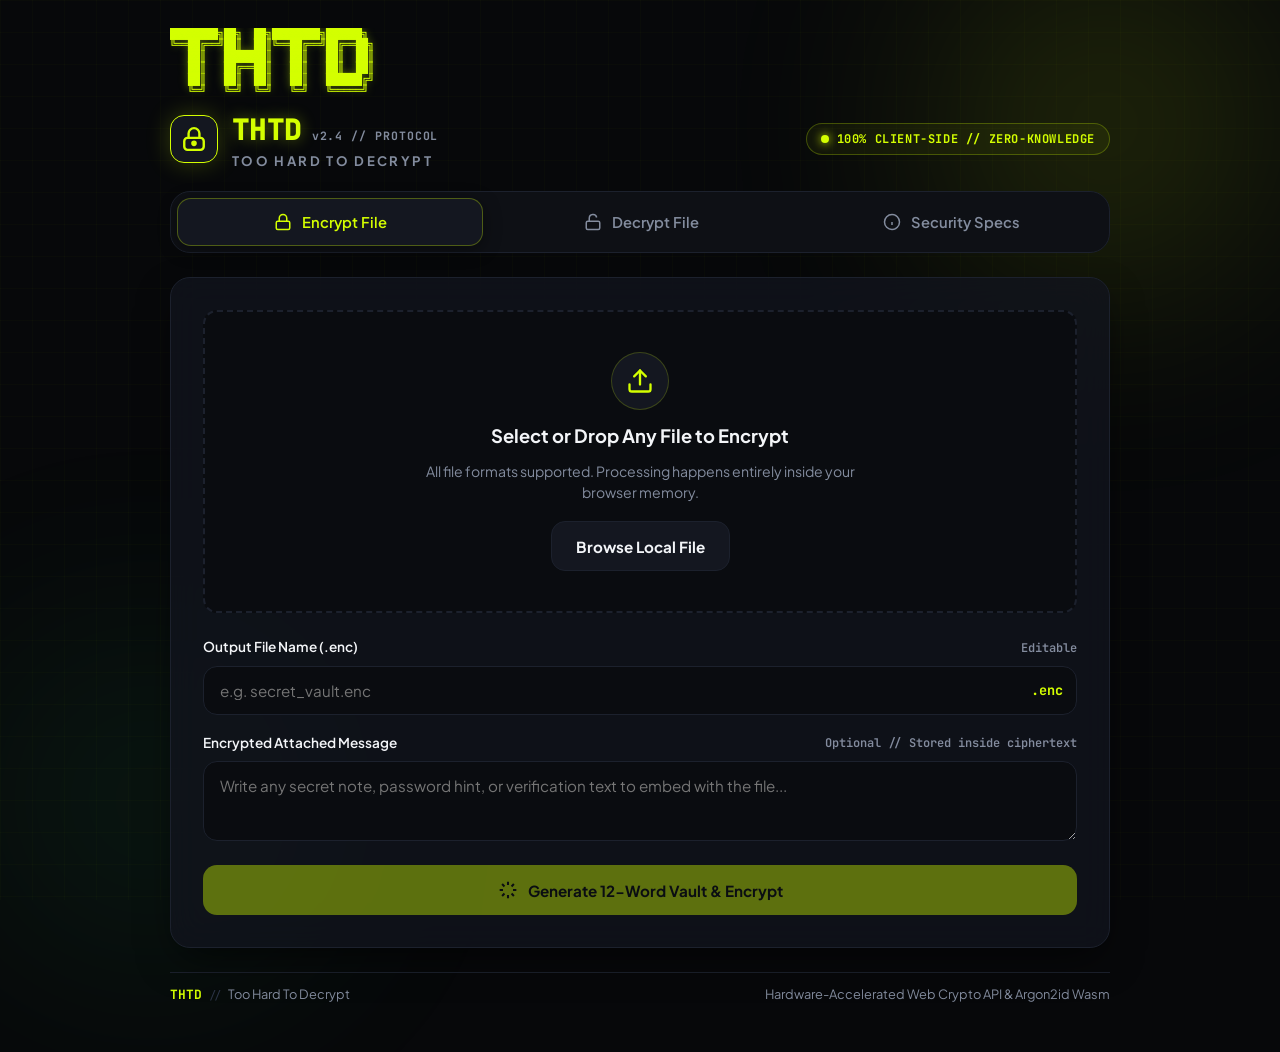
<file: index.html>
<!DOCTYPE html>
<html lang="en">
<head>
  <meta charset="UTF-8">
  <meta name="viewport" content="width=device-width, initial-scale=1.0, maximum-scale=1.0, user-scalable=no">
  <title>THTD // Too Hard To Decrypt — Zero-Knowledge Cryptographic Vault</title>
  <meta name="description" content="Military-grade client-side file encryption powered by BIP-39 mnemonic phrases, memory-hard Argon2id key derivation, and AES-256-GCM authenticated encryption.">
  <link rel="preconnect" href="https://fonts.googleapis.com">
  <link rel="preconnect" href="https://fonts.gstatic.com" crossorigin>
  <link href="https://fonts.googleapis.com/css2?family=JetBrains+Mono:wght@400;500;700;800&family=Plus+Jakarta+Sans:wght@400;500;600;700;800&display=swap" rel="stylesheet">
  <link rel="stylesheet" href="style.css">
</head>
<body>
  <div class="matrix-bg" aria-hidden="true"></div>
  <div class="glow-orb glow-1" aria-hidden="true"></div>
  <div class="glow-orb glow-2" aria-hidden="true"></div>

  <div class="app-container">
    <!-- Header / Brand -->
    <header class="app-header">
      <div class="ascii-banner" aria-hidden="true">
        <pre class="ascii-art">
████████╗██╗  ██╗████████╗██████╗ 
╚══██╔══╝██║  ██║╚══██╔══╝██╔══██╗
   ██║   ███████║   ██║   ██║  ██║
   ██║   ██╔══██║   ██║   ██║  ██║
   ██║   ██║  ██║   ██║   ██████╔╝
   ╚═╝   ╚═╝  ╚═╝   ╚═╝   ╚═════╝ </pre>
      </div>
      <div class="brand-row">
        <div class="brand-logo">
          <div class="logo-icon">
            <svg viewBox="0 0 24 24" fill="none" stroke="currentColor" stroke-width="2.2" stroke-linecap="round" stroke-linejoin="round">
              <rect x="3" y="11" width="18" height="11" rx="3" ry="3"></rect>
              <path d="M7 11V7a5 5 0 0 1 10 0v4"></path>
              <circle cx="12" cy="16" r="1.5" fill="currentColor"></circle>
            </svg>
          </div>
          <div class="brand-text">
            <div class="brand-title">
              <span class="neon-text">THTD</span>
              <span class="version-tag">v2.4 // PROTOCOL</span>
            </div>
            <div class="brand-subtitle">TOO HARD TO DECRYPT</div>
          </div>
        </div>

        <div class="header-badges">
          <div class="security-pill">
            <span class="pulse-dot"></span>
            <span>100% CLIENT-SIDE // ZERO-KNOWLEDGE</span>
          </div>
        </div>
      </div>

      <!-- Navigation Tabs -->
      <nav class="nav-tabs" role="tablist">
        <button class="tab-btn active" id="tab-encrypt" role="tab" aria-selected="true" data-tab="encrypt">
          <svg class="tab-icon" viewBox="0 0 24 24" fill="none" stroke="currentColor" stroke-width="2">
            <rect x="3" y="11" width="18" height="11" rx="2" ry="2"></rect>
            <path d="M7 11V7a5 5 0 0 1 10 0v4"></path>
          </svg>
          <span>Encrypt File</span>
        </button>
        <button class="tab-btn" id="tab-decrypt" role="tab" aria-selected="false" data-tab="decrypt">
          <svg class="tab-icon" viewBox="0 0 24 24" fill="none" stroke="currentColor" stroke-width="2">
            <rect x="3" y="11" width="18" height="11" rx="2" ry="2"></rect>
            <path d="M7 11V7a5 5 0 0 1 9.9-1"></path>
          </svg>
          <span>Decrypt File</span>
        </button>
        <button class="tab-btn" id="tab-about" role="tab" aria-selected="false" data-tab="about">
          <svg class="tab-icon" viewBox="0 0 24 24" fill="none" stroke="currentColor" stroke-width="2">
            <circle cx="12" cy="12" r="10"></circle>
            <line x1="12" y1="16" x2="12" y2="12"></line>
            <line x1="12" y1="8" x2="12.01" y2="8"></line>
          </svg>
          <span>Security Specs</span>
        </button>
      </nav>
    </header>

    <!-- Main Content Area -->
    <main class="main-card">
      
      <!-- ================= ENCRYPT VIEW ================= -->
      <section id="view-encrypt" class="tab-view active">
        <!-- Step 1: Upload & Config -->
        <div id="encrypt-form" class="flow-panel">
          <div class="drop-zone" id="enc-drop-zone">
            <input type="file" id="enc-file-input" class="file-hidden-input">
            <div class="drop-content">
              <div class="drop-icon">
                <svg viewBox="0 0 24 24" fill="none" stroke="currentColor" stroke-width="2" stroke-linecap="round" stroke-linejoin="round">
                  <path d="M21 15v4a2 2 0 0 1-2 2H5a2 2 0 0 1-2-2v-4"></path>
                  <polyline points="17 8 12 3 7 8"></polyline>
                  <line x1="12" y1="3" x2="12" y2="15"></line>
                </svg>
              </div>
              <h3 class="drop-title">Select or Drop Any File to Encrypt</h3>
              <p class="drop-desc">All file formats supported. Processing happens entirely inside your browser memory.</p>
              <button type="button" class="btn btn-secondary btn-browse" onclick="document.getElementById('enc-file-input').click()">
                Browse Local File
              </button>
            </div>

            <!-- Selected File Chip -->
            <div id="enc-file-meta" class="file-card hidden">
              <div class="file-info-col">
                <div class="file-title-row">
                  <span class="file-name" id="enc-selected-name">document.pdf</span>
                  <span class="file-badge" id="enc-selected-size">0 KB</span>
                </div>
                <span class="file-type" id="enc-selected-type">application/pdf</span>
              </div>
              <button type="button" class="btn-icon" id="enc-clear-file" title="Remove file">
                <svg viewBox="0 0 24 24" fill="none" stroke="currentColor" stroke-width="2"><line x1="18" y1="6" x2="6" y2="18"></line><line x1="6" y1="6" x2="18" y2="18"></line></svg>
              </button>
            </div>
          </div>

          <!-- Configuration Fields -->
          <div class="input-grid">
            <div class="input-group">
              <label for="enc-custom-filename">
                <span>Output File Name (.enc)</span>
                <span class="hint">Editable</span>
              </label>
              <div class="input-wrapper">
                <input type="text" id="enc-custom-filename" placeholder="e.g. secret_vault.enc" autocomplete="off" spellcheck="false">
                <span class="input-suffix">.enc</span>
              </div>
            </div>

            <div class="input-group">
              <label for="enc-secret-message">
                <span>Encrypted Attached Message</span>
                <span class="hint">Optional // Stored inside ciphertext</span>
              </label>
              <textarea id="enc-secret-message" rows="2" placeholder="Write any secret note, password hint, or verification text to embed with the file..."></textarea>
            </div>
          </div>

          <!-- Action Button -->
          <div class="action-footer">
            <button type="button" class="btn btn-primary" id="btn-start-encrypt" disabled>
              <svg viewBox="0 0 24 24" fill="none" stroke="currentColor" stroke-width="2.5"><path d="M12 2v4M12 18v4M4.93 4.93l2.83 2.83M16.24 16.24l2.83 2.83M2 12h4M18 12h4M4.93 19.07l2.83-2.83M16.24 7.76l2.83-2.83"></path></svg>
              <span>Generate 12-Word Vault & Encrypt</span>
            </button>
          </div>
        </div>

        <!-- Processing State -->
        <div id="enc-processing" class="processing-card hidden">
          <div class="spinner-neon"></div>
          <h3 id="enc-status-title">Deriving Argon2id Cryptographic Key...</h3>
          <p id="enc-status-desc">Executing memory-hard KDF (64MB RAM, 3 iterations) inside WebAssembly.</p>
          <div class="progress-bar-container">
            <div class="progress-fill" id="enc-progress-bar"></div>
          </div>
        </div>

        <!-- Step 2: Encrypted Result & Keycard -->
        <div id="enc-result" class="result-panel hidden">
          <div class="result-banner">
            <div class="success-icon">
              <svg viewBox="0 0 24 24" fill="none" stroke="currentColor" stroke-width="3"><polyline points="20 6 9 17 4 12"></polyline></svg>
            </div>
            <div>
              <h3>Vault Encrypted Successfully</h3>
              <p>Your file has been sealed with AES-256-GCM. Save your 12-word seed phrase and keycard below.</p>
            </div>
          </div>

          <!-- 12 Word Phrase Showcase -->
          <div class="phrase-section">
            <div class="phrase-header">
              <div class="phrase-title">
                <svg viewBox="0 0 24 24" fill="none" stroke="currentColor" stroke-width="2"><path d="M21 2l-2 2m-7.61 7.61a5.5 5.5 0 1 1-7.778 7.778 5.5 5.5 0 0 1 7.777-7.777zm0 0L15.5 7.5m0 0l3 3L22 7l-3-3m-3.5 3.5L19 4"></path></svg>
                <span>12-Word Master Recovery Phrase (BIP-39)</span>
              </div>
              <div class="phrase-actions">
                <button type="button" class="btn-chip" id="btn-toggle-mask">
                  <span id="mask-icon">👁️</span> <span id="mask-text">Hide Words</span>
                </button>
                <button type="button" class="btn-chip" id="btn-copy-phrase">
                  <span>📋</span> <span>Copy All Words</span>
                </button>
              </div>
            </div>

            <div class="words-grid" id="enc-words-grid">
              <!-- Rendered via JS: 12 numbered word chips -->
            </div>

            <div class="phrase-warning">
              <svg viewBox="0 0 24 24" fill="none" stroke="currentColor" stroke-width="2"><path d="M10.29 3.86L1.82 18a2 2 0 0 0 1.71 3h16.94a2 2 0 0 0 1.71-3L13.71 3.86a2 2 0 0 0-3.42 0z"></path><line x1="12" y1="9" x2="12" y2="13"></line><line x1="12" y1="17" x2="12.01" y2="17"></line></svg>
              <span><strong>CRITICAL DIRECTIVE:</strong> Without these 12 words, decrypting this file is mathematically impossible. No admin or backend can reset your key.</span>
            </div>
          </div>

          <!-- Hacker Brute-Force Estimate Stats -->
          <div class="stats-row">
            <div class="stat-card">
              <span class="stat-label">BRUTE-FORCE RESISTANCE</span>
              <span class="stat-val highlight">&gt; 10¹⁹ Years</span>
              <span class="stat-detail">~700,000,000× the age of the Universe</span>
            </div>
            <div class="stat-card">
              <span class="stat-label">TOTAL KEYSPACE</span>
              <span class="stat-val">3.4 × 10³⁸</span>
              <span class="stat-detail">2¹²⁸ entropy combinations (BIP-39 standard)</span>
            </div>
            <div class="stat-card">
              <span class="stat-label">CIPHER & KDF</span>
              <span class="stat-val">AES-256 + Argon2id</span>
              <span class="stat-detail">Memory-hard GPU ASIC defense</span>
            </div>
          </div>

          <!-- Keycard Canvas Preview & Download -->
          <div class="keycard-section">
            <div class="keycard-header">
              <h4>
                <span>🔐</span>
                <span>THTD Recovery Keycard Preview</span>
              </h4>
              <span class="keycard-badge">AUTO-GENERATED .PNG</span>
            </div>
            <div class="canvas-wrapper">
              <canvas id="keycard-canvas" width="1200" height="700"></canvas>
            </div>
          </div>

          <!-- Download Action Bar -->
          <div class="downloads-bar">
            <button type="button" class="btn btn-primary" id="btn-download-enc">
              <svg viewBox="0 0 24 24" fill="none" stroke="currentColor" stroke-width="2.5"><path d="M21 15v4a2 2 0 0 1-2 2H5a2 2 0 0 1-2-2v-4"></path><polyline points="7 10 12 15 17 10"></polyline><line x1="12" y1="15" x2="12" y2="3"></line></svg>
              <span id="lbl-download-enc">Download file.enc</span>
            </button>
            <button type="button" class="btn btn-lime-outline" id="btn-download-png">
              <svg viewBox="0 0 24 24" fill="none" stroke="currentColor" stroke-width="2.5"><rect x="3" y="3" width="18" height="18" rx="2" ry="2"></rect><circle cx="8.5" cy="8.5" r="1.5"></circle><polyline points="21 15 16 10 5 21"></polyline></svg>
              <span>Download Keycard (.png)</span>
            </button>
            <button type="button" class="btn btn-secondary" id="btn-encrypt-another">
              <span>Encrypt Another File</span>
            </button>
          </div>
        </div>
      </section>

      <!-- ================= DECRYPT VIEW ================= -->
      <section id="view-decrypt" class="tab-view">
        <div id="decrypt-form" class="flow-panel">
          <!-- Drop Zone for .enc File -->
          <div class="drop-zone" id="dec-drop-zone">
            <input type="file" id="dec-file-input" class="file-hidden-input" accept=".enc">
            <div class="drop-content">
              <div class="drop-icon">
                <svg viewBox="0 0 24 24" fill="none" stroke="currentColor" stroke-width="2" stroke-linecap="round" stroke-linejoin="round">
                  <rect x="3" y="11" width="18" height="11" rx="2" ry="2"></rect>
                  <path d="M7 11V7a5 5 0 0 1 9.9-1"></path>
                </svg>
              </div>
              <h3 class="drop-title">Select or Drop Your .enc Vault File</h3>
              <p class="drop-desc">Upload the file you previously encrypted using THTD.</p>
              <button type="button" class="btn btn-secondary btn-browse" onclick="document.getElementById('dec-file-input').click()">
                Browse Encrypted File
              </button>
            </div>

            <!-- Selected Encrypted File Chip -->
            <div id="dec-file-meta" class="file-card hidden">
              <div class="file-info-col">
                <div class="file-title-row">
                  <span class="file-name" id="dec-selected-name">vault.enc</span>
                  <span class="file-badge" id="dec-selected-size">0 KB</span>
                </div>
                <span class="file-type" id="dec-selected-type">THTD Encrypted Container</span>
              </div>
              <button type="button" class="btn-icon" id="dec-clear-file" title="Remove file">
                <svg viewBox="0 0 24 24" fill="none" stroke="currentColor" stroke-width="2"><line x1="18" y1="6" x2="6" y2="18"></line><line x1="6" y1="6" x2="18" y2="18"></line></svg>
              </button>
            </div>
          </div>

          <!-- Mnemonic Words Input Section -->
          <div class="mnemonic-input-section">
            <div class="mnemonic-header">
              <label>Enter Your 12-Word Recovery Key</label>
              <span id="mnemonic-status-badge" class="badge-neutral">Awaiting 12 words</span>
            </div>

            <!-- Quick Paste Box -->
            <div class="quick-paste-box">
              <input type="text" id="mnemonic-quick-paste" placeholder="Paste full 12-word phrase here to auto-fill..." autocomplete="off" spellcheck="false">
              <button type="button" class="btn-chip" id="btn-paste-clipboard">
                <span>📋 Paste</span>
              </button>
            </div>

            <!-- 12 Individual Word Slots -->
            <div class="words-input-grid" id="dec-words-grid">
              <!-- Rendered via JS: 12 numbered input slots -->
            </div>
          </div>

          <!-- Decrypt Trigger Button -->
          <div class="action-footer">
            <button type="button" class="btn btn-primary" id="btn-start-decrypt" disabled>
              <svg viewBox="0 0 24 24" fill="none" stroke="currentColor" stroke-width="2.5"><rect x="3" y="11" width="18" height="11" rx="2" ry="2"></rect><path d="M7 11V7a5 5 0 0 1 9.9-1"></path></svg>
              <span>Decrypt & Restore File</span>
            </button>
          </div>
        </div>

        <!-- Decrypt Processing State -->
        <div id="dec-processing" class="processing-card hidden">
          <div class="spinner-neon"></div>
          <h3 id="dec-status-title">Authenticating & Decrypting...</h3>
          <p id="dec-status-desc">Computing Argon2id key and verifying AES-256-GCM integrity tag.</p>
        </div>

        <!-- Decrypted Result -->
        <div id="dec-result" class="result-panel hidden">
          <div class="result-banner">
            <div class="success-icon">
              <svg viewBox="0 0 24 24" fill="none" stroke="currentColor" stroke-width="3"><polyline points="20 6 9 17 4 12"></polyline></svg>
            </div>
            <div>
              <h3>File Decrypted & Verified Successfully</h3>
              <p>Cryptographic integrity check passed. Authenticated by AES-256-GCM tag.</p>
            </div>
          </div>

          <!-- Decrypted Metadata Details Card -->
          <div class="meta-details-card">
            <div class="meta-grid">
              <div class="meta-item">
                <span class="meta-label">ORIGINAL FILENAME</span>
                <span class="meta-value" id="res-filename">document.pdf</span>
              </div>
              <div class="meta-item">
                <span class="meta-label">ORIGINAL SIZE</span>
                <span class="meta-value" id="res-filesize">2.4 MB</span>
              </div>
              <div class="meta-item">
                <span class="meta-label">FILE MIME TYPE</span>
                <span class="meta-value" id="res-filetype">application/pdf</span>
              </div>
              <div class="meta-item">
                <span class="meta-label">ENCRYPTION TIMESTAMP</span>
                <span class="meta-value" id="res-timestamp">Oct 30, 2026, 12:45 PM</span>
              </div>
            </div>

            <!-- Attached Secret Note (if any) -->
            <div id="res-note-container" class="secret-note-box hidden">
              <div class="note-label">
                <span>💬</span>
                <span>ATTACHED SECRET MESSAGE:</span>
              </div>
              <p class="note-text" id="res-note-text"></p>
            </div>
          </div>

          <!-- Decrypted Download Action -->
          <div class="downloads-bar">
            <button type="button" class="btn btn-primary" id="btn-download-decrypted">
              <svg viewBox="0 0 24 24" fill="none" stroke="currentColor" stroke-width="2.5"><path d="M21 15v4a2 2 0 0 1-2 2H5a2 2 0 0 1-2-2v-4"></path><polyline points="7 10 12 15 17 10"></polyline><line x1="12" y1="15" x2="12" y2="3"></line></svg>
              <span id="lbl-download-decrypted">Download Restored File</span>
            </button>
            <button type="button" class="btn btn-secondary" id="btn-decrypt-another">
              <span>Decrypt Another File</span>
            </button>
          </div>
        </div>
      </section>

      <!-- ================= ABOUT / SECURITY SPECS VIEW ================= -->
      <section id="view-about" class="tab-view">
        <div class="specs-container">
          <div class="spec-hero">
            <h2>The Mathematics of Uncrackability</h2>
            <p>THTD is built upon modern zero-knowledge cryptographic primitives engineered to resist classical, GPU farm, and state-level supercomputer attacks.</p>
          </div>

          <div class="spec-grid">
            <div class="spec-card">
              <div class="spec-badge">STAGE 1 // ENTROPY</div>
              <h3>BIP-39 Mnemonic Seed</h3>
              <p>Cryptographically secure pseudorandom numbers generate 128 bits of true entropy, paired with a 4-bit SHA-256 checksum to produce 12 standardized words from the 2,048-word BIP-39 dictionary.</p>
              <div class="spec-stat">2¹²⁸ Possibilities (~3.402 × 10³⁸)</div>
            </div>

            <div class="spec-card">
              <div class="spec-badge">STAGE 2 // KDF</div>
              <h3>Argon2id Memory-Hardness</h3>
              <p>Argon2id (winner of the Password Hashing Competition) runs inside WebAssembly with 64 MB of RAM allocation per derivation and a unique 16-byte random salt. This neutralizes GPU & ASIC parallel attacks.</p>
              <div class="spec-stat">64 MB RAM + 3 Iterations</div>
            </div>

            <div class="spec-card">
              <div class="spec-badge">STAGE 3 // CIPHER</div>
              <h3>AES-256-GCM Authenticated Encryption</h3>
              <p>Galois/Counter Mode (GCM) provides simultaneous confidentiality and tamper resistance. Any modification to even 1 bit of the encrypted vault or an incorrect word will trigger immediate authentication rejection.</p>
              <div class="spec-stat">256-bit Key + 128-bit Tag</div>
            </div>

            <div class="spec-card">
              <div class="spec-badge">STAGE 4 // ZERO-KNOWLEDGE</div>
              <h3>100% In-Browser Execution</h3>
              <p>Your unencrypted files, secret notes, and 12-word seed phrases never leave your device. No analytics, no logging, no external server calls. The site functions completely offline once loaded.</p>
              <div class="spec-stat">0 Bytes Transmitted</div>
            </div>
          </div>

          <div class="math-deep-dive">
            <h4>Brute-Force Calculation Breakdown</h4>
            <div class="math-box">
              <code>
                Keyspace: 2¹²⁸ = 340,282,366,920,938,463,463,374,607,431,768,211,456 combinations<br>
                Argon2id Attack Rate (Global Supercomputers combined): 1,000,000,000,000 guesses/sec<br>
                Seconds per year: 31,536,000<br>
                Time to crack = 3.4 × 10³⁸ / (10¹² × 3.15 × 10⁷) ≈ 1.07 × 10¹⁹ Years<br>
                Age of Observable Universe: 1.38 × 10¹⁰ Years (13.8 Billion Years)<br>
                Verdict: ~770,000,000× the age of the Universe.
              </code>
            </div>
          </div>
        </div>
      </section>

    </main>

    <!-- Footer -->
    <footer class="app-footer">
      <div class="footer-left">
        <span class="footer-brand">THTD</span>
        <span class="footer-sep">//</span>
        <span>Too Hard To Decrypt</span>
      </div>
      <div class="footer-right">
        <span>Hardware-Accelerated Web Crypto API & Argon2id Wasm</span>
      </div>
    </footer>
  </div>

  <!-- Notification Toast Container -->
  <div id="toast-container" class="toast-container" aria-live="polite"></div>

  <!-- Load dependencies: Argon2id (WASM) & BIP-39 Dictionary & Application Core -->
  <script src="lib/argon2.umd.min.js"></script>
  <script src="bip39-words.js"></script>
  <script src="app.js"></script>
</body>
</html>
</file>
<file: style.css>
/* ==========================================================================
   THTD // TOO HARD TO DECRYPT
   Theme: Obsidian × Acid Lime
   Typography: JetBrains Mono + Plus Jakarta Sans
   ========================================================================== */

:root {
  /* Obsidian Palette */
  --bg-deep: #07080a;
  --bg-surface: #0e1015;
  --bg-surface-elevated: #141720;
  --bg-card: rgba(18, 21, 30, 0.75);
  --bg-input: #0a0c10;
  --border-subtle: #1c212d;
  --border-focus: #2d3548;

  /* Acid Lime Palette */
  --lime-primary: #d4ff00;
  --lime-hover: #b8e000;
  --lime-muted: rgba(212, 255, 0, 0.15);
  --lime-glow: rgba(212, 255, 0, 0.35);
  --lime-subtle: rgba(212, 255, 0, 0.05);

  /* Functional Status */
  --danger: #ff4757;
  --danger-muted: rgba(255, 71, 87, 0.15);
  --success: #2ed573;
  --success-muted: rgba(46, 213, 115, 0.15);

  /* Typography Colors */
  --text-main: #f3f5f8;
  --text-muted: #838c9e;
  --text-dark: #07080a;

  /* Fonts */
  --font-sans: 'Plus Jakarta Sans', -apple-system, BlinkMacSystemFont, 'Segoe UI', Roboto, sans-serif;
  --font-mono: 'JetBrains Mono', SFMono-Regular, Menlo, Monaco, Consolas, monospace;

  /* Radii & Shadows */
  --radius-sm: 8px;
  --radius-md: 14px;
  --radius-lg: 20px;
  --radius-full: 9999px;
  --shadow-lime: 0 0 25px rgba(212, 255, 0, 0.22);
  --shadow-card: 0 16px 40px -10px rgba(0, 0, 0, 0.65);
}

*, *::before, *::after {
  box-sizing: border-box;
  margin: 0;
  padding: 0;
}

html {
  font-size: 16px;
  -webkit-font-smoothing: antialiased;
  -moz-osx-font-smoothing: grayscale;
  background-color: var(--bg-deep);
}

body {
  min-height: 100vh;
  background-color: var(--bg-deep);
  color: var(--text-main);
  font-family: var(--font-sans);
  line-height: 1.5;
  overflow-x: hidden;
  position: relative;
}

/* Background Atmosphere */
.matrix-bg {
  position: fixed;
  inset: 0;
  background-image: 
    linear-gradient(to right, rgba(212, 255, 0, 0.02) 1px, transparent 1px),
    linear-gradient(to bottom, rgba(212, 255, 0, 0.02) 1px, transparent 1px);
  background-size: 32px 32px;
  pointer-events: none;
  z-index: 0;
}

.glow-orb {
  position: fixed;
  border-radius: 50%;
  filter: blur(120px);
  pointer-events: none;
  z-index: 0;
  opacity: 0.25;
}

.glow-1 {
  width: 450px;
  height: 450px;
  top: -100px;
  right: -50px;
  background: radial-gradient(circle, var(--lime-primary), transparent 70%);
}

.glow-2 {
  width: 500px;
  height: 500px;
  bottom: -150px;
  left: -100px;
  background: radial-gradient(circle, #38ef7d, transparent 70%);
  opacity: 0.12;
}

/* App Container */
.app-container {
  position: relative;
  z-index: 1;
  max-width: 980px;
  margin: 0 auto;
  padding: 28px 20px 48px;
  display: flex;
  flex-direction: column;
  min-height: 100vh;
  gap: 24px;
}

/* ASCII Banner */
.ascii-banner {
  display: flex;
  justify-content: flex-start;
  margin-bottom: -8px;
  overflow: hidden;
}

.ascii-art {
  font-family: var(--font-mono);
  font-size: 0.62rem;
  line-height: 1.15;
  color: var(--lime-primary);
  text-shadow: 0 0 10px rgba(212, 255, 0, 0.35);
  user-select: none;
  font-weight: 700;
}

/* Header */
.app-header {
  display: flex;
  flex-direction: column;
  gap: 20px;
}

.brand-row {
  display: flex;
  align-items: center;
  justify-content: space-between;
  flex-wrap: wrap;
  gap: 16px;
}

.brand-logo {
  display: flex;
  align-items: center;
  gap: 14px;
}

.logo-icon {
  width: 48px;
  height: 48px;
  background: var(--bg-surface-elevated);
  border: 1px solid var(--lime-primary);
  border-radius: var(--radius-md);
  display: flex;
  align-items: center;
  justify-content: center;
  color: var(--lime-primary);
  box-shadow: var(--shadow-lime);
}

.logo-icon svg {
  width: 26px;
  height: 26px;
}

.brand-title {
  display: flex;
  align-items: baseline;
  gap: 10px;
}

.neon-text {
  font-family: var(--font-mono);
  font-size: 1.85rem;
  font-weight: 800;
  letter-spacing: -0.02em;
  color: var(--lime-primary);
  text-shadow: 0 0 15px rgba(212, 255, 0, 0.4);
}

.version-tag {
  font-family: var(--font-mono);
  font-size: 0.72rem;
  font-weight: 700;
  color: var(--text-muted);
  letter-spacing: 0.08em;
}

.brand-subtitle {
  font-size: 0.82rem;
  font-weight: 700;
  letter-spacing: 0.18em;
  color: var(--text-muted);
  margin-top: -2px;
}

.header-badges {
  display: flex;
  align-items: center;
  gap: 10px;
}

.security-pill {
  display: inline-flex;
  align-items: center;
  gap: 8px;
  background: var(--lime-subtle);
  border: 1px solid rgba(212, 255, 0, 0.25);
  color: var(--lime-primary);
  font-family: var(--font-mono);
  font-size: 0.75rem;
  font-weight: 700;
  padding: 6px 14px;
  border-radius: var(--radius-full);
  letter-spacing: 0.05em;
}

.pulse-dot {
  width: 8px;
  height: 8px;
  border-radius: 50%;
  background-color: var(--lime-primary);
  box-shadow: 0 0 10px var(--lime-primary);
  animation: pulse 2s infinite ease-in-out;
}

@keyframes pulse {
  0%, 100% { opacity: 1; transform: scale(1); }
  50% { opacity: 0.4; transform: scale(0.85); }
}

/* Nav Tabs */
.nav-tabs {
  display: flex;
  background: var(--bg-surface);
  border: 1px solid var(--border-subtle);
  padding: 6px;
  border-radius: var(--radius-lg);
  gap: 6px;
}

.tab-btn {
  flex: 1;
  display: flex;
  align-items: center;
  justify-content: center;
  gap: 10px;
  background: transparent;
  color: var(--text-muted);
  border: none;
  font-family: var(--font-sans);
  font-weight: 600;
  font-size: 0.92rem;
  padding: 12px 18px;
  border-radius: var(--radius-md);
  cursor: pointer;
  transition: all 0.2s cubic-bezier(0.16, 1, 0.3, 1);
  min-height: 48px;
}

.tab-btn .tab-icon {
  width: 18px;
  height: 18px;
  transition: stroke 0.2s;
}

.tab-btn:hover {
  color: var(--text-main);
  background: rgba(255, 255, 255, 0.03);
}

.tab-btn.active {
  background: var(--bg-surface-elevated);
  color: var(--lime-primary);
  border: 1px solid rgba(212, 255, 0, 0.3);
  box-shadow: 0 4px 18px rgba(0, 0, 0, 0.4);
}

.tab-btn.active .tab-icon {
  stroke: var(--lime-primary);
}

/* Main Card */
.main-card {
  background: var(--bg-card);
  backdrop-filter: blur(16px);
  -webkit-backdrop-filter: blur(16px);
  border: 1px solid var(--border-subtle);
  border-radius: var(--radius-lg);
  padding: 32px;
  box-shadow: var(--shadow-card);
  flex: 1;
}

.tab-view {
  display: none;
}

.tab-view.active {
  display: block;
  animation: fadeIn 0.3s ease;
}

@keyframes fadeIn {
  from { opacity: 0; transform: translateY(6px); }
  to { opacity: 1; transform: translateY(0); }
}

/* Flow Panel */
.flow-panel {
  display: flex;
  flex-direction: column;
  gap: 24px;
}

/* Drop Zone */
.drop-zone {
  position: relative;
  background: var(--bg-input);
  border: 2px dashed var(--border-subtle);
  border-radius: var(--radius-md);
  padding: 40px 24px;
  text-align: center;
  transition: all 0.25s ease;
  cursor: pointer;
}

.drop-zone:hover, .drop-zone.dragover {
  border-color: var(--lime-primary);
  background: rgba(212, 255, 0, 0.02);
  box-shadow: inset 0 0 20px rgba(212, 255, 0, 0.05);
}

.file-hidden-input {
  display: none;
}

.drop-content {
  display: flex;
  flex-direction: column;
  align-items: center;
  gap: 12px;
}

.drop-icon {
  width: 58px;
  height: 58px;
  border-radius: 50%;
  background: var(--bg-surface-elevated);
  display: flex;
  align-items: center;
  justify-content: center;
  color: var(--lime-primary);
  border: 1px solid rgba(212, 255, 0, 0.2);
}

.drop-icon svg {
  width: 28px;
  height: 28px;
}

.drop-title {
  font-size: 1.15rem;
  font-weight: 700;
  color: var(--text-main);
}

.drop-desc {
  font-size: 0.88rem;
  color: var(--text-muted);
  max-width: 480px;
}

.btn-browse {
  margin-top: 6px;
}

/* File Selected Card */
.file-card {
  display: flex;
  align-items: center;
  justify-content: space-between;
  background: var(--bg-surface-elevated);
  border: 1px solid var(--lime-primary);
  border-radius: var(--radius-md);
  padding: 16px 20px;
  text-align: left;
  box-shadow: var(--shadow-lime);
}

.file-info-col {
  display: flex;
  flex-direction: column;
  gap: 4px;
  overflow: hidden;
}

.file-title-row {
  display: flex;
  align-items: center;
  gap: 12px;
  flex-wrap: wrap;
}

.file-name {
  font-family: var(--font-mono);
  font-weight: 700;
  font-size: 1rem;
  color: var(--text-main);
  word-break: break-all;
}

.file-badge {
  font-family: var(--font-mono);
  font-size: 0.75rem;
  font-weight: 700;
  color: var(--lime-primary);
  background: var(--lime-subtle);
  border: 1px solid rgba(212, 255, 0, 0.3);
  padding: 3px 8px;
  border-radius: var(--radius-full);
}

.file-type {
  font-size: 0.8rem;
  color: var(--text-muted);
}

.btn-icon {
  background: transparent;
  border: none;
  color: var(--text-muted);
  cursor: pointer;
  padding: 8px;
  border-radius: 50%;
  display: flex;
  align-items: center;
  justify-content: center;
  transition: all 0.2s;
}

.btn-icon:hover {
  color: var(--danger);
  background: var(--danger-muted);
}

.btn-icon svg {
  width: 20px;
  height: 20px;
}

/* Input Fields */
.input-grid {
  display: flex;
  flex-direction: column;
  gap: 18px;
}

.input-group {
  display: flex;
  flex-direction: column;
  gap: 8px;
}

.input-group label {
  display: flex;
  justify-content: space-between;
  align-items: center;
  font-size: 0.85rem;
  font-weight: 600;
  color: var(--text-main);
}

.input-group label .hint {
  font-size: 0.75rem;
  font-family: var(--font-mono);
  color: var(--text-muted);
}

.input-wrapper {
  position: relative;
  display: flex;
  align-items: center;
}

.input-wrapper input {
  width: 100%;
  padding-right: 65px;
}

.input-suffix {
  position: absolute;
  right: 14px;
  font-family: var(--font-mono);
  font-size: 0.85rem;
  font-weight: 700;
  color: var(--lime-primary);
  pointer-events: none;
}

input[type="text"], textarea {
  width: 100%;
  background: var(--bg-input);
  border: 1px solid var(--border-subtle);
  border-radius: var(--radius-md);
  padding: 14px 16px;
  color: var(--text-main);
  font-family: var(--font-sans);
  font-size: 0.95rem;
  transition: all 0.2s;
  outline: none;
}

textarea {
  resize: vertical;
  min-height: 80px;
}

input[type="text"]:focus, textarea:focus {
  border-color: var(--lime-primary);
  box-shadow: 0 0 14px rgba(212, 255, 0, 0.15);
}

/* Buttons */
.btn {
  display: inline-flex;
  align-items: center;
  justify-content: center;
  gap: 10px;
  font-family: var(--font-sans);
  font-weight: 700;
  font-size: 0.95rem;
  padding: 14px 24px;
  border-radius: var(--radius-md);
  cursor: pointer;
  border: none;
  transition: all 0.2s cubic-bezier(0.16, 1, 0.3, 1);
  min-height: 50px;
}

.btn svg {
  width: 20px;
  height: 20px;
}

.btn-primary {
  background: var(--lime-primary);
  color: var(--text-dark);
  box-shadow: 0 4px 20px rgba(212, 255, 0, 0.3);
}

.btn-primary:hover:not(:disabled) {
  background: var(--lime-hover);
  transform: translateY(-1px);
  box-shadow: 0 6px 25px rgba(212, 255, 0, 0.45);
}

.btn-primary:active:not(:disabled) {
  transform: translateY(0);
}

.btn-primary:disabled {
  opacity: 0.4;
  cursor: not-allowed;
  box-shadow: none;
}

.btn-secondary {
  background: var(--bg-surface-elevated);
  border: 1px solid var(--border-subtle);
  color: var(--text-main);
}

.btn-secondary:hover {
  background: #1b202c;
  border-color: var(--border-focus);
}

.btn-lime-outline {
  background: transparent;
  border: 1px solid var(--lime-primary);
  color: var(--lime-primary);
}

.btn-lime-outline:hover {
  background: var(--lime-subtle);
  box-shadow: var(--shadow-lime);
}

.btn-chip {
  display: inline-flex;
  align-items: center;
  gap: 6px;
  background: var(--bg-surface-elevated);
  border: 1px solid var(--border-subtle);
  color: var(--text-muted);
  font-family: var(--font-mono);
  font-size: 0.78rem;
  font-weight: 600;
  padding: 6px 12px;
  border-radius: var(--radius-full);
  cursor: pointer;
  transition: all 0.2s;
}

.btn-chip:hover {
  color: var(--lime-primary);
  border-color: var(--lime-primary);
  background: var(--lime-subtle);
}

.action-footer {
  display: flex;
  flex-direction: column;
}

.action-footer .btn {
  width: 100%;
}

/* Processing State */
.processing-card {
  display: flex;
  flex-direction: column;
  align-items: center;
  justify-content: center;
  padding: 48px 24px;
  text-align: center;
  gap: 16px;
}

.spinner-neon {
  width: 52px;
  height: 52px;
  border: 4px solid var(--border-subtle);
  border-top-color: var(--lime-primary);
  border-radius: 50%;
  animation: spin 0.8s linear infinite;
  box-shadow: 0 0 15px rgba(212, 255, 0, 0.25);
}

@keyframes spin {
  to { transform: rotate(360deg); }
}

.progress-bar-container {
  width: 100%;
  max-width: 400px;
  height: 6px;
  background: var(--bg-surface-elevated);
  border-radius: var(--radius-full);
  overflow: hidden;
  margin-top: 8px;
}

.progress-fill {
  width: 30%;
  height: 100%;
  background: var(--lime-primary);
  box-shadow: 0 0 10px var(--lime-primary);
  border-radius: var(--radius-full);
  transition: width 0.3s ease;
  animation: shimmer 1.5s infinite;
}

@keyframes shimmer {
  0% { transform: translateX(-100%); }
  100% { transform: translateX(400%); }
}

/* Result Panel */
.result-panel {
  display: flex;
  flex-direction: column;
  gap: 24px;
}

.result-banner {
  display: flex;
  align-items: center;
  gap: 16px;
  background: var(--lime-subtle);
  border: 1px solid rgba(212, 255, 0, 0.3);
  padding: 18px 20px;
  border-radius: var(--radius-md);
}

.success-icon {
  width: 44px;
  height: 44px;
  border-radius: 50%;
  background: var(--lime-primary);
  color: var(--text-dark);
  display: flex;
  align-items: center;
  justify-content: center;
  flex-shrink: 0;
}

.success-icon svg {
  width: 22px;
  height: 22px;
}

.result-banner h3 {
  font-size: 1.05rem;
  font-weight: 700;
  color: var(--lime-primary);
}

.result-banner p {
  font-size: 0.85rem;
  color: var(--text-muted);
}

/* Phrase Section */
.phrase-section {
  background: var(--bg-surface);
  border: 1px solid var(--border-subtle);
  border-radius: var(--radius-md);
  padding: 22px;
  display: flex;
  flex-direction: column;
  gap: 18px;
}

.phrase-header {
  display: flex;
  justify-content: space-between;
  align-items: center;
  flex-wrap: wrap;
  gap: 12px;
}

.phrase-title {
  display: flex;
  align-items: center;
  gap: 8px;
  font-family: var(--font-mono);
  font-size: 0.88rem;
  font-weight: 700;
  color: var(--text-main);
}

.phrase-title svg {
  width: 18px;
  height: 18px;
  color: var(--lime-primary);
}

.phrase-actions {
  display: flex;
  align-items: center;
  gap: 8px;
}

.words-grid {
  display: grid;
  grid-template-columns: repeat(4, 1fr);
  gap: 10px;
}

.word-chip {
  background: var(--bg-input);
  border: 1px solid var(--border-subtle);
  border-radius: var(--radius-sm);
  padding: 10px 12px;
  display: flex;
  align-items: center;
  gap: 8px;
  font-family: var(--font-mono);
  font-size: 0.92rem;
  transition: all 0.2s;
  user-select: all;
}

.word-chip:hover {
  border-color: rgba(212, 255, 0, 0.4);
}

.word-index {
  color: var(--lime-primary);
  font-size: 0.75rem;
  font-weight: 800;
  min-width: 20px;
}

.word-val {
  color: var(--text-main);
  font-weight: 600;
  transition: filter 0.2s;
}

.word-val.masked {
  filter: blur(5px);
  user-select: none;
}

.phrase-warning {
  display: flex;
  align-items: flex-start;
  gap: 10px;
  background: rgba(255, 71, 87, 0.08);
  border: 1px solid rgba(255, 71, 87, 0.25);
  border-radius: var(--radius-sm);
  padding: 12px 14px;
  color: #ff9f9f;
  font-size: 0.82rem;
  line-height: 1.4;
}

.phrase-warning svg {
  width: 18px;
  height: 18px;
  color: var(--danger);
  flex-shrink: 0;
  margin-top: 1px;
}

/* Stats Row */
.stats-row {
  display: grid;
  grid-template-columns: repeat(3, 1fr);
  gap: 12px;
}

.stat-card {
  background: var(--bg-surface);
  border: 1px solid var(--border-subtle);
  border-radius: var(--radius-md);
  padding: 18px 16px;
  display: flex;
  flex-direction: column;
  gap: 4px;
}

.stat-label {
  font-family: var(--font-mono);
  font-size: 0.7rem;
  font-weight: 700;
  color: var(--text-muted);
  letter-spacing: 0.06em;
}

.stat-val {
  font-family: var(--font-mono);
  font-size: 1.15rem;
  font-weight: 800;
  color: var(--text-main);
}

.stat-val.highlight {
  color: var(--lime-primary);
  text-shadow: 0 0 10px rgba(212, 255, 0, 0.3);
}

.stat-detail {
  font-size: 0.75rem;
  color: var(--text-muted);
}

/* Keycard Canvas Section */
.keycard-section {
  background: var(--bg-surface);
  border: 1px solid var(--border-subtle);
  border-radius: var(--radius-md);
  padding: 20px;
  display: flex;
  flex-direction: column;
  gap: 14px;
}

.keycard-header {
  display: flex;
  align-items: center;
  justify-content: space-between;
}

.keycard-header h4 {
  display: flex;
  align-items: center;
  gap: 8px;
  font-size: 0.95rem;
  font-weight: 700;
}

.keycard-badge {
  font-family: var(--font-mono);
  font-size: 0.72rem;
  font-weight: 800;
  background: var(--lime-subtle);
  color: var(--lime-primary);
  border: 1px solid rgba(212, 255, 0, 0.3);
  padding: 2px 8px;
  border-radius: var(--radius-full);
}

.canvas-wrapper {
  width: 100%;
  border-radius: var(--radius-sm);
  overflow: hidden;
  border: 1px solid var(--border-subtle);
  background: #000;
  box-shadow: 0 8px 30px rgba(0, 0, 0, 0.5);
}

#keycard-canvas {
  width: 100%;
  height: auto;
  display: block;
}

/* Downloads Bar */
.downloads-bar {
  display: flex;
  flex-wrap: wrap;
  gap: 12px;
}

.downloads-bar .btn {
  flex: 1;
  min-width: 220px;
}

/* ================= DECRYPT VIEW ================= */
.mnemonic-input-section {
  display: flex;
  flex-direction: column;
  gap: 14px;
}

.mnemonic-header {
  display: flex;
  justify-content: space-between;
  align-items: center;
  font-size: 0.88rem;
  font-weight: 700;
}

.badge-neutral {
  font-family: var(--font-mono);
  font-size: 0.72rem;
  padding: 3px 10px;
  border-radius: var(--radius-full);
  background: var(--bg-surface-elevated);
  color: var(--text-muted);
  border: 1px solid var(--border-subtle);
}

.badge-valid {
  background: var(--success-muted);
  color: var(--success);
  border: 1px solid var(--success);
}

.badge-invalid {
  background: var(--danger-muted);
  color: var(--danger);
  border: 1px solid var(--danger);
}

.quick-paste-box {
  display: flex;
  gap: 8px;
  align-items: center;
}

.quick-paste-box input {
  font-family: var(--font-mono);
  font-size: 0.88rem;
}

.words-input-grid {
  display: grid;
  grid-template-columns: repeat(4, 1fr);
  gap: 10px;
}

.word-input-slot {
  position: relative;
  display: flex;
  align-items: center;
  background: var(--bg-input);
  border: 1px solid var(--border-subtle);
  border-radius: var(--radius-sm);
  padding: 2px 8px;
  transition: all 0.2s;
}

.word-input-slot:focus-within {
  border-color: var(--lime-primary);
  box-shadow: 0 0 10px rgba(212, 255, 0, 0.15);
}

.word-input-slot.has-error {
  border-color: var(--danger);
}

.slot-index {
  font-family: var(--font-mono);
  font-size: 0.72rem;
  font-weight: 700;
  color: var(--lime-primary);
  min-width: 22px;
}

.slot-input {
  width: 100%;
  border: none !important;
  background: transparent !important;
  padding: 8px 4px !important;
  font-family: var(--font-mono);
  font-size: 0.88rem;
  color: var(--text-main);
  box-shadow: none !important;
}

/* Decrypted Meta Details */
.meta-details-card {
  background: var(--bg-surface);
  border: 1px solid var(--border-subtle);
  border-radius: var(--radius-md);
  padding: 24px;
  display: flex;
  flex-direction: column;
  gap: 20px;
}

.meta-grid {
  display: grid;
  grid-template-columns: repeat(2, 1fr);
  gap: 16px;
}

.meta-item {
  display: flex;
  flex-direction: column;
  gap: 4px;
}

.meta-label {
  font-family: var(--font-mono);
  font-size: 0.72rem;
  font-weight: 700;
  color: var(--text-muted);
}

.meta-value {
  font-family: var(--font-mono);
  font-size: 0.95rem;
  font-weight: 700;
  color: var(--text-main);
  word-break: break-all;
}

.secret-note-box {
  background: var(--bg-input);
  border-left: 3px solid var(--lime-primary);
  border-radius: 0 var(--radius-sm) var(--radius-sm) 0;
  padding: 14px 18px;
  display: flex;
  flex-direction: column;
  gap: 6px;
}

.note-label {
  display: flex;
  align-items: center;
  gap: 6px;
  font-family: var(--font-mono);
  font-size: 0.75rem;
  font-weight: 700;
  color: var(--lime-primary);
}

.note-text {
  font-size: 0.92rem;
  color: var(--text-main);
  white-space: pre-wrap;
  word-break: break-word;
}

/* ================= ABOUT / SPECS VIEW ================= */
.specs-container {
  display: flex;
  flex-direction: column;
  gap: 28px;
}

.spec-hero h2 {
  font-size: 1.5rem;
  font-weight: 800;
  color: var(--text-main);
  margin-bottom: 8px;
}

.spec-hero p {
  color: var(--text-muted);
  font-size: 0.95rem;
  line-height: 1.6;
}

.spec-grid {
  display: grid;
  grid-template-columns: repeat(2, 1fr);
  gap: 16px;
}

.spec-card {
  background: var(--bg-surface);
  border: 1px solid var(--border-subtle);
  border-radius: var(--radius-md);
  padding: 24px;
  display: flex;
  flex-direction: column;
  gap: 10px;
}

.spec-badge {
  font-family: var(--font-mono);
  font-size: 0.72rem;
  font-weight: 800;
  color: var(--lime-primary);
  letter-spacing: 0.08em;
}

.spec-card h3 {
  font-size: 1.05rem;
  font-weight: 700;
  color: var(--text-main);
}

.spec-card p {
  font-size: 0.85rem;
  color: var(--text-muted);
  line-height: 1.5;
  flex: 1;
}

.spec-stat {
  font-family: var(--font-mono);
  font-size: 0.82rem;
  font-weight: 700;
  color: var(--lime-primary);
  background: var(--lime-subtle);
  padding: 6px 12px;
  border-radius: var(--radius-sm);
  width: fit-content;
}

.math-deep-dive {
  background: var(--bg-surface);
  border: 1px solid var(--border-subtle);
  border-radius: var(--radius-md);
  padding: 24px;
  display: flex;
  flex-direction: column;
  gap: 12px;
}

.math-deep-dive h4 {
  font-size: 1rem;
  font-weight: 700;
  color: var(--text-main);
}

.math-box {
  background: var(--bg-input);
  border: 1px solid var(--border-subtle);
  border-radius: var(--radius-sm);
  padding: 16px;
  overflow-x: auto;
}

.math-box code {
  font-family: var(--font-mono);
  font-size: 0.82rem;
  color: var(--lime-primary);
  line-height: 1.8;
}

/* Footer */
.app-footer {
  display: flex;
  align-items: center;
  justify-content: space-between;
  flex-wrap: wrap;
  gap: 12px;
  padding-top: 12px;
  color: var(--text-muted);
  font-size: 0.8rem;
  border-top: 1px solid var(--border-subtle);
}

.footer-left {
  display: flex;
  align-items: center;
  gap: 8px;
}

.footer-brand {
  font-family: var(--font-mono);
  font-weight: 700;
  color: var(--lime-primary);
}

.footer-sep {
  color: var(--border-focus);
}

/* Toast Notifications */
.toast-container {
  position: fixed;
  bottom: 24px;
  right: 24px;
  z-index: 9999;
  display: flex;
  flex-direction: column;
  gap: 10px;
  pointer-events: none;
}

.toast {
  pointer-events: auto;
  background: var(--bg-surface-elevated);
  border: 1px solid var(--border-subtle);
  color: var(--text-main);
  padding: 12px 18px;
  border-radius: var(--radius-md);
  font-size: 0.88rem;
  font-weight: 600;
  display: flex;
  align-items: center;
  gap: 10px;
  box-shadow: 0 10px 30px rgba(0, 0, 0, 0.6);
  animation: slideToast 0.25s cubic-bezier(0.16, 1, 0.3, 1);
  max-width: 380px;
}

.toast.toast-success {
  border-color: var(--lime-primary);
  color: var(--lime-primary);
}

.toast.toast-error {
  border-color: var(--danger);
  color: var(--danger);
}

@keyframes slideToast {
  from { opacity: 0; transform: translateY(12px); }
  to { opacity: 1; transform: translateY(0); }
}

/* Utilities */
.hidden {
  display: none !important;
}

/* ================= MOBILE RESPONSIVE MEDIA QUERIES ================= */
@media (max-width: 768px) {
  .app-container {
    padding: 16px 12px 32px;
    gap: 16px;
  }

  .main-card {
    padding: 20px 16px;
  }

  .brand-row {
    flex-direction: column;
    align-items: flex-start;
  }

  .neon-text {
    font-size: 1.5rem;
  }

  .nav-tabs {
    flex-direction: row;
    padding: 4px;
  }

  .tab-btn {
    padding: 10px 8px;
    font-size: 0.82rem;
    min-height: 42px;
    gap: 6px;
  }

  .tab-btn .tab-icon {
    width: 15px;
    height: 15px;
  }

  .drop-zone {
    padding: 28px 16px;
  }

  .words-grid, .words-input-grid {
    grid-template-columns: repeat(2, 1fr);
  }

  .stats-row {
    grid-template-columns: 1fr;
  }

  .spec-grid {
    grid-template-columns: 1fr;
  }

  .meta-grid {
    grid-template-columns: 1fr;
  }

  .downloads-bar {
    flex-direction: column;
  }

  .downloads-bar .btn {
    width: 100%;
    min-width: 0;
  }

  .toast-container {
    left: 16px;
    right: 16px;
    bottom: 16px;
  }

  .toast {
    max-width: 100%;
  }
}

@media (max-width: 480px) {
  .words-grid, .words-input-grid {
    grid-template-columns: 1fr;
  }

  .phrase-actions {
    width: 100%;
    justify-content: space-between;
  }

  .phrase-actions .btn-chip {
    flex: 1;
    justify-content: center;
  }
}
</file>
